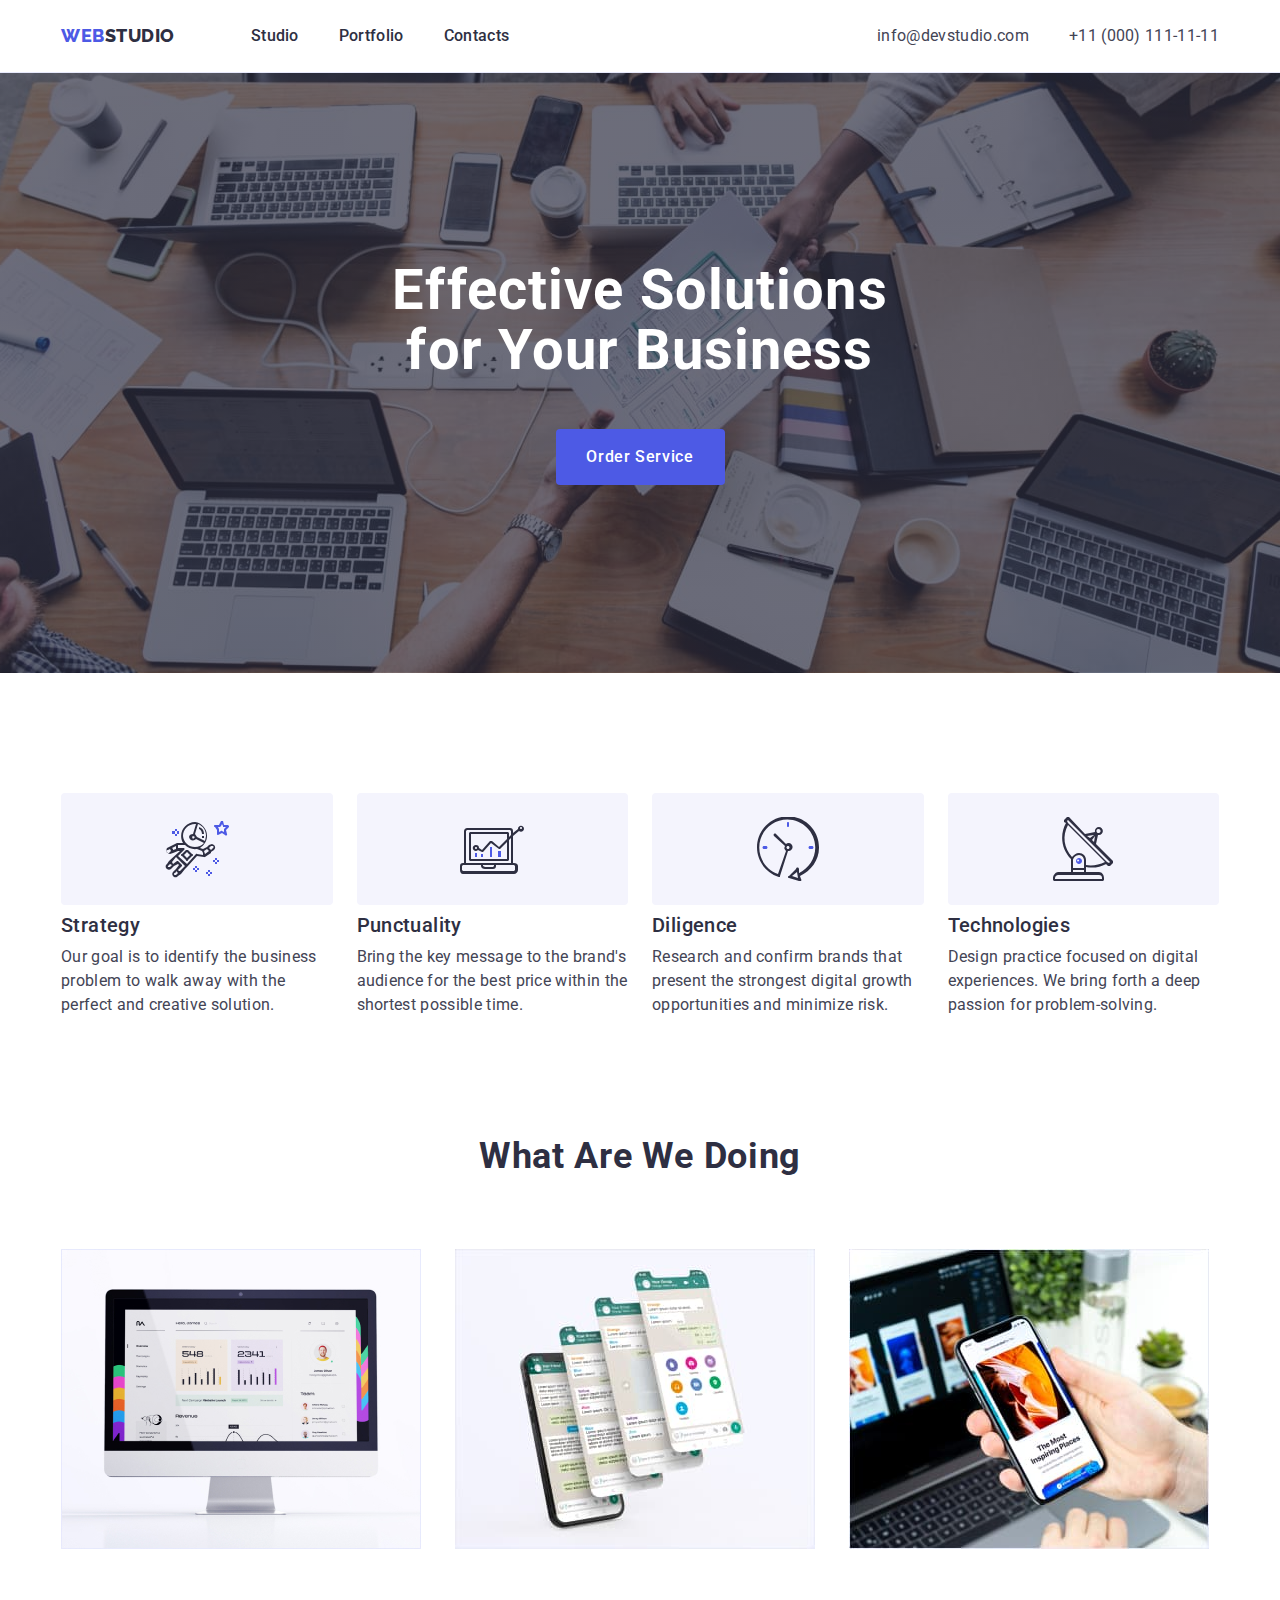
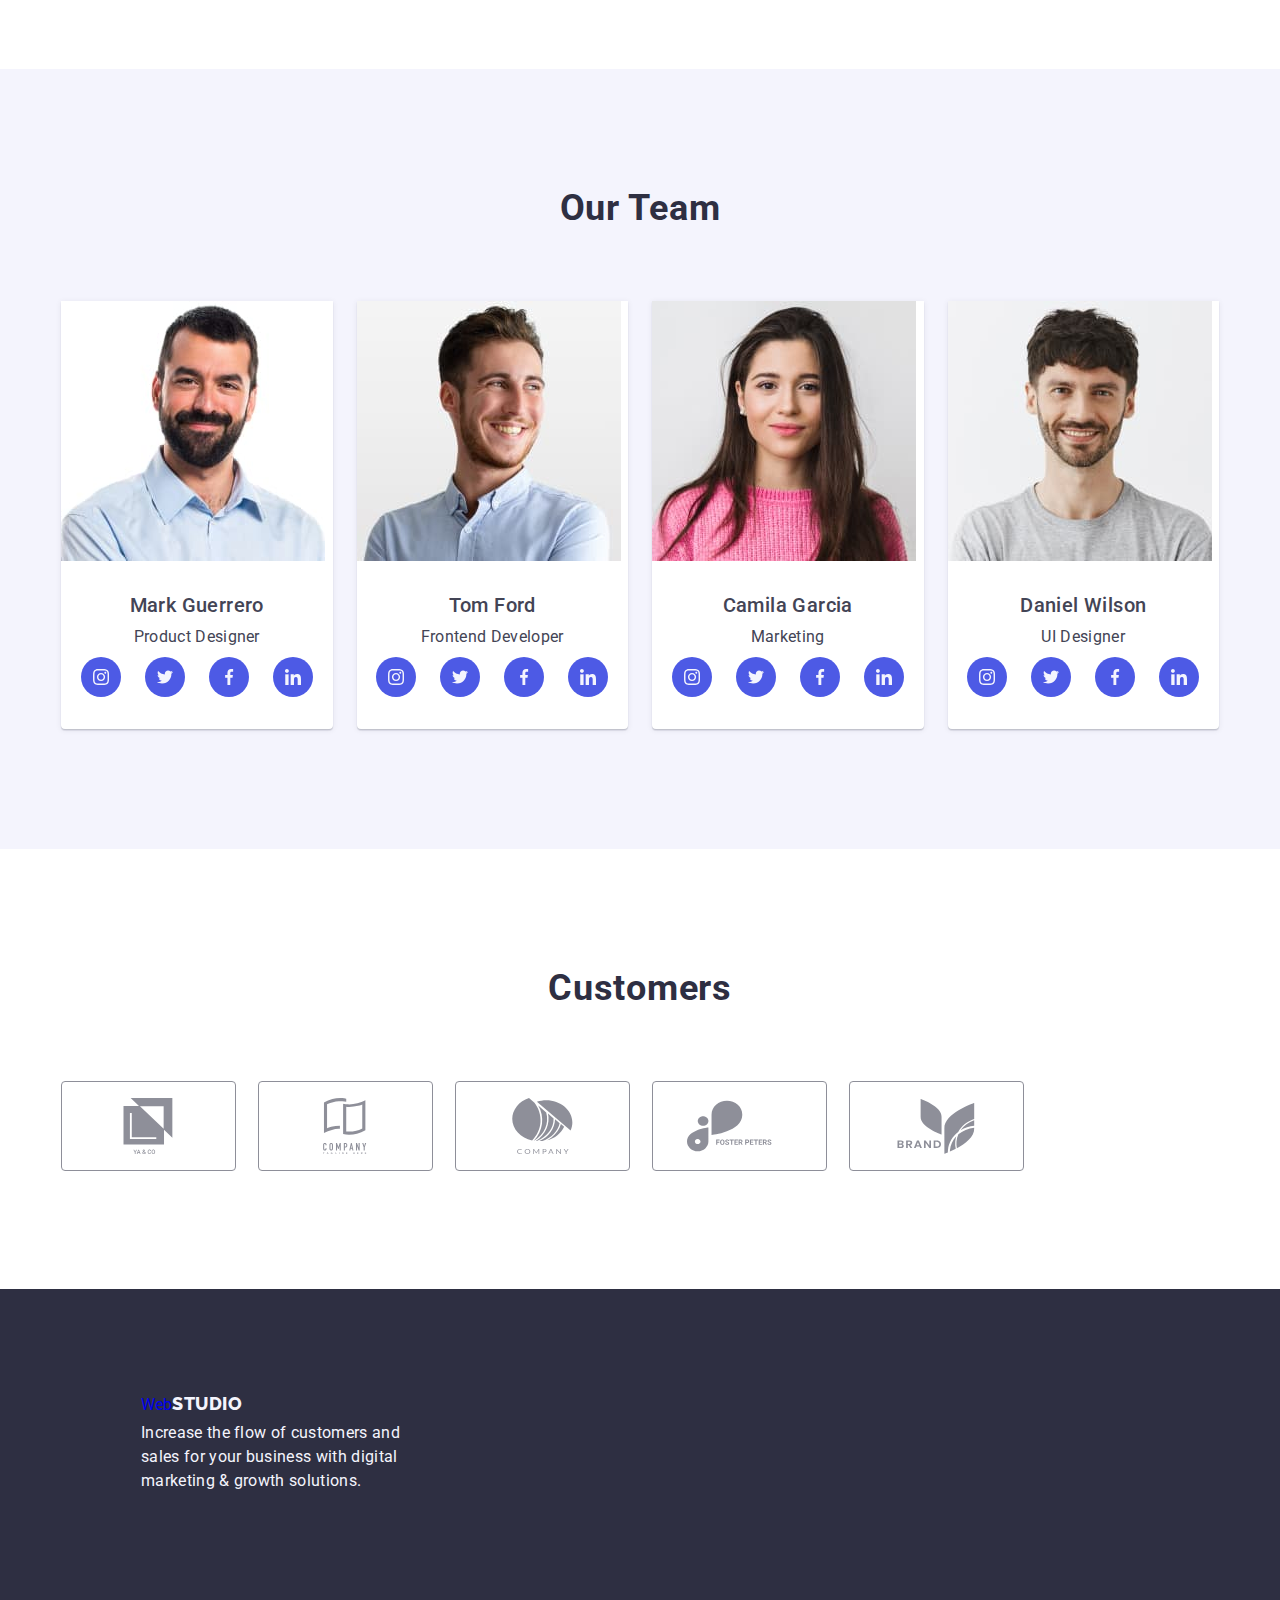
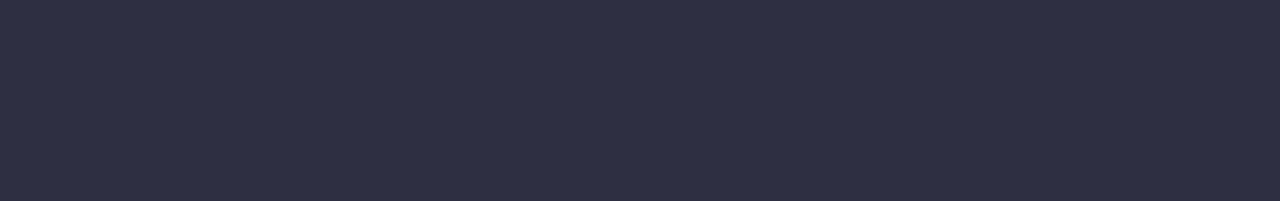
<file: index.html>
<!DOCTYPE html>
<html lang="en">
<head>
    <meta charset="UTF-8">
    <meta name="viewport" content="width=device-width, initial-scale=1.0">
    <title>WebStudio</title>
    <link rel="preconnect" href="https://fonts.googleapis.com">
<link rel="preconnect" href="https://fonts.gstatic.com" crossorigin>
<link rel="stylesheet" href="https://cdnjs.cloudflare.com/ajax/libs/modern-normalize/2.0.0/modern-normalize.min.css" integrity="sha512-4xo8blKMVCiXpTaLzQSLSw3KFOVPWhm/TRtuPVc4WG6kUgjH6J03IBuG7JZPkcWMxJ5huwaBpOpnwYElP/m6wg==" crossorigin="anonymous" referrerpolicy="no-referrer" />
<link href="https://fonts.googleapis.com/css2?family=Raleway:wght@800&family=Roboto:wght@400;500;700&display=swap" rel="stylesheet">
<link rel="stylesheet" href="./css/styles.css">
</head>
<body>

   
<header class="header">
    <div class="container header-div">
        <nav class="header-nav ">
            <a href="./index.html" class="header-logo link">Web<span class="header-logo-second">Studio</span></a>

            <ul class="header-list list">
                <li><a class="header-link link" href="./index.html">Studio</a></li>
                <li><a class="header-link link" href="./portfolio.html">Portfolio</a></li>
                <li><a class="header-link link" href="">Contacts</a></li>
            </ul>
        </nav>
        <address class="contacts ">
            <ul class="header-list-second list">
                <li><a class="header-link-second link" href="mailto:info@devstudio.com">info@devstudio.com</a></li>
                <li><a class="header-link-second link" href="tel:+110001111111"> +11 (000) 111-11-11</a></li>
            </ul>
        </address>
    </div>


</header>
    <main>
    <section class="advice">
         <div class="ad-fone container">
         <h1 class="benefit">Effective Solutions for Your Business</h1>
         <button  type="button" class="btn" data-modal-open >Order Service</button>
         </div>
    </section>
           
    
    <section class="hero">
    <div class="container">
        <h2 hidden class="visually-hidden">info</h2>
        <ul class="hero-list list">
            <li class="cont-hero">
                <div class="hero-svg">
                    <svg width="64" height="64">
                        <use href="./images/symbol-defs.svg#icon-astronaut-1-1"></use>
                    </svg>
                </div>     
                        <h3 class="hero-title">Strategy</h3>
                <p class="hero-p">Our goal is to identify the business
                problem to walk away with the perfect and creative solution.</p>
                  
               
        </li>
                
            <li class="cont-hero">
                <div class="hero-svg">
                    <svg width="64" height="64">
                        <use href="./images/symbol-defs.svg#icon-diagram-1-1"></use>
                    </svg>
                </div>    
                 <h3 class="hero-title">Punctuality</h3>
                <p class="hero-p">Bring the key message to the brand's audience for the best price within the shortest possible time.</p>
                 </li>
                
            <li class="cont-hero"> 
                <div class="hero-svg">
                    <svg width="64" height="64">
                        <use href="./images/symbol-defs.svg#icon-clock-1-1"></use>
                    </svg>
                </div>
                <h3 class="hero-title">Diligence</h3>
                <p class="hero-p">Research and confirm brands that present the strongest digital growth opportunities and minimize risk.</p> </li>
                
            <li class="cont-hero">
                <div class="hero-svg">
                    <svg width="64" height="64">
                        <use href="./images/symbol-defs.svg#icon-antenna-1-1"></use>
                    </svg>
                </div>
                <h3 class="hero-title">Technologies</h3>
                <p class="hero-p">Design practice focused on digital experiences. We bring forth a deep passion for problem-solving.</p> </li>
        </ul> 
        </div>
        </section>
 
   <section class="about">
    <div class="container ">
<h2 class="title-about">What Are We Doing</h2>
<ul class=" three-photo list">
    <li class="li-photo">
        <img src="./images/img1.jpg" alt="comp"
    width="360"
    height="300"></li>
    <li class="li-photo">
        <img src="./images/img2.jpg" alt="screen" 
    width="360"
    height="300"></li>
    <li class="li-photo">
        <img src="./images/img3.jpg" alt="phone" 
    width="360"
    height="300"></li>
</ul>
    </div>
   </section>        
    
        <section class="our-team list">
        <div class=" container"> 
        <h2 class="title-about">Our Team</h2>
        
        <ul class="team-photo list">
           
            <li class="icon"> 
                
                <img src="./images/img4.jpg"  width="264"  alt="MarkGuerrero">
                  <div class="emp">
                 <h3 class="title-team">Mark Guerrero</h3>
                <p class="ot-p">Product Designer</p>

                <ul class="social-list-one">
                    <li class="social-li list">
                        <a class="social-list-icon" href="#">
                            <svg  width="16" height="16" class="svg-color">
                                <use href="./images/symbol-defs.svg#icon-instagram-2"></use>
                            </svg>
                        </a>
                    </li>
                    <li class="social-li list">
                        <a class="social-list-icon" href="#">
                            <svg  width="16" height="16" class="svg-color">
                                <use href="./images/symbol-defs.svg#icon-twitter-1"></use>
                            </svg>
                        </a>
                    </li>
                    <li class="social-li list">
                        <a class="social-list-icon" href="#">
                            <svg  width="16" height="16" class="svg-color">
                                <use href="./images/symbol-defs.svg#icon-facebook-1"></use>
                            </svg>
                        </a>
                    </li>
                    <li class="social-li list">
                        <a class="social-list-icon" href="#">
                            <svg  width="16" height="16" class="svg-color">
                                <use href="./images/symbol-defs.svg#icon-linkedin-1"></use>
                            </svg>
                        </a>
                    </li>
                </ul>
                </div>
            </li>
        
       
            <li class="icon">
                
                <img src="./images/img5.jpg"  width="264"  alt="Tom Ford">  
              <div class="emp">
                <h3 class="title-team">Tom Ford</h3>
                <p class="ot-p">Frontend Developer</p> 
                <ul class="social-list-one">
                    <li class="social-li list">
                        <a class="social-list-icon" href="#">
                            <svg width="16" height="16" class="svg-color">
                                <use href="./images/symbol-defs.svg#icon-instagram-2"></use>
                            </svg>
                        </a>
                    </li>
                    <li class="social-li list">
                        <a class="social-list-icon" href="#">
                            <svg width="16" height="16" class="svg-color">
                                <use href="./images/symbol-defs.svg#icon-twitter-1"></use>
                            </svg>
                        </a>
                    </li>
                    <li class="social-li list">
                        <a class="social-list-icon" href="#">
                            <svg width="16" height="16" class="svg-color">
                                <use href="./images/symbol-defs.svg#icon-facebook-1"></use>
                            </svg>
                        </a>
                    </li>
                    <li class="social-li list">
                        <a class="social-list-icon" href="#">
                            <svg width="16" height="16" class="svg-color">
                                <use href="./images/symbol-defs.svg#icon-linkedin-1"></use>
                            </svg>
                        </a>
                    </li>
                </ul>
          </div>
         </li>
     
   
        <li class="icon"> 
          
            <img src="./images/img6.jpg"  width="264" alt="CamilaGarcia">
         <div class="emp">
             <h3 class="title-team">Camila Garcia</h3>
             <p class="ot-p">Marketing</p>
            <ul class="social-list-one">
                <li class="social-li list">
                    <a class="social-list-icon" href="#">
                        <svg width="16" height="16" class="svg-color">
                            <use href="./images/symbol-defs.svg#icon-instagram-2"></use>
                        </svg>
                    </a>
                </li>
                <li class="social-li list">
                    <a class="social-list-icon" href="#">
                        <svg width="16" height="16" class="svg-color">
                            <use href="./images/symbol-defs.svg#icon-twitter-1"></use>
                        </svg>
                    </a>
                </li>
                <li class="social-li list">
                    <a class="social-list-icon" href="#">
                        <svg width="16" height="16" class="svg-color">
                            <use href="./images/symbol-defs.svg#icon-facebook-1"></use>
                        </svg>
                    </a>
                </li>
                <li class="social-li list">
                    <a class="social-list-icon" href="#">
                        <svg width="16" height="16" class="svg-color">
                            <use href="./images/symbol-defs.svg#icon-linkedin-1"></use>
                        </svg>
                    </a>
                </li>
            </ul>
         </div>
         </li>
    
  
         <li class="icon"> 
             
            <img src="./images/img7.jpg" width="264" alt="DanielWilson">
        <div class="emp">
             <h3 class="title-team">Daniel Wilson</h3>
             <p class="ot-p">UI Designer</p>
            <ul class="social-list-one">
                <li class="social-li list">
                    <a class="social-list-icon" href="#">
                        <svg width="16" height="16" class="svg-color">
                            <use href="./images/symbol-defs.svg#icon-instagram-2"></use>
                        </svg>
                    </a>
                </li>
                <li class="social-li list">
                    <a class="social-list-icon" href="#">
                        <svg width="16" height="16" class="svg-color">
                            <use href="./images/symbol-defs.svg#icon-twitter-1"></use>
                        </svg>
                    </a>
                </li>
                <li class="social-li list">
                    <a class="social-list-icon" href="#">
                        <svg width="16" height="16" class="svg-color">
                            <use href="./images/symbol-defs.svg#icon-facebook-1"></use>
                        </svg>
                    </a>
                </li>
                <li class="social-li list">
                    <a class="social-list-icon" href="#">
                        <svg width="16" height="16" class="svg-color">
                            <use href="./images/symbol-defs.svg#icon-linkedin-1"></use>
                        </svg>
                    </a>
                </li>
            </ul>
        </div>
        </li>
    
        </ul>
        </div>
    </section>
    <section class="five">
        <div class="container">
            <h2 class="title-five">Customers</h2>
                <ul class="ul-five">
                    <li class="li-five list">
                        <a class="link-five" href="#">
                            <svg  width="104" height="56" class="svg-five">
                                <use href="./images/symbol-defs.svg#icon-group-5"></use>
                            </svg>
                        </a>
                    </li>
                    <li class="li-five list">
                        <a class="link-five" href="#">
                            <svg  width="104" height="56" class="svg-five">
                                <use href="./images/symbol-defs.svg#icon-group-6"></use>
                            </svg>
                        </a>
                    </li>
                    <li class="li-five list">
                        <a class="link-five" href="#">
                            <svg  width="104" height="56" class="svg-five">
                                <use href="./images/symbol-defs.svg#icon-group-7"></use>
                            </svg>
                        </a>
                    </li>
                    <li class="li-five list">
                        <a class="link-five" href="#">
                             <svg  width="104" height="56" class="svg-five">
                                <use href="./images/symbol-defs.svg#icon-group-8"> </use>
                            </svg>
                        </a>
                    </li>
                    <li class="li-five list">
                        <a class="link-five" href="#">
                            <svg  width="104" height="56" class="svg-five">
                                <use href="./images/symbol-defs.svg#icon-group-9"></use>
                            </svg>
                        </a>
                    </li>
                </ul>
            
        </div>
    </section>
        </main>

        <footer class="footer">
            <div class=" container">
                         <a  href="./index.html" class="footer-logo link">Web<span class="footer-logo-second">Studio</span></a>
                         <p class="footer-p">Increase the flow of customers and sales for your business with digital marketing & growth solutions.</p>
              </div> 

        </footer>
    
<script src="./js/modal.js"></script>
</body>
</html>
</file>
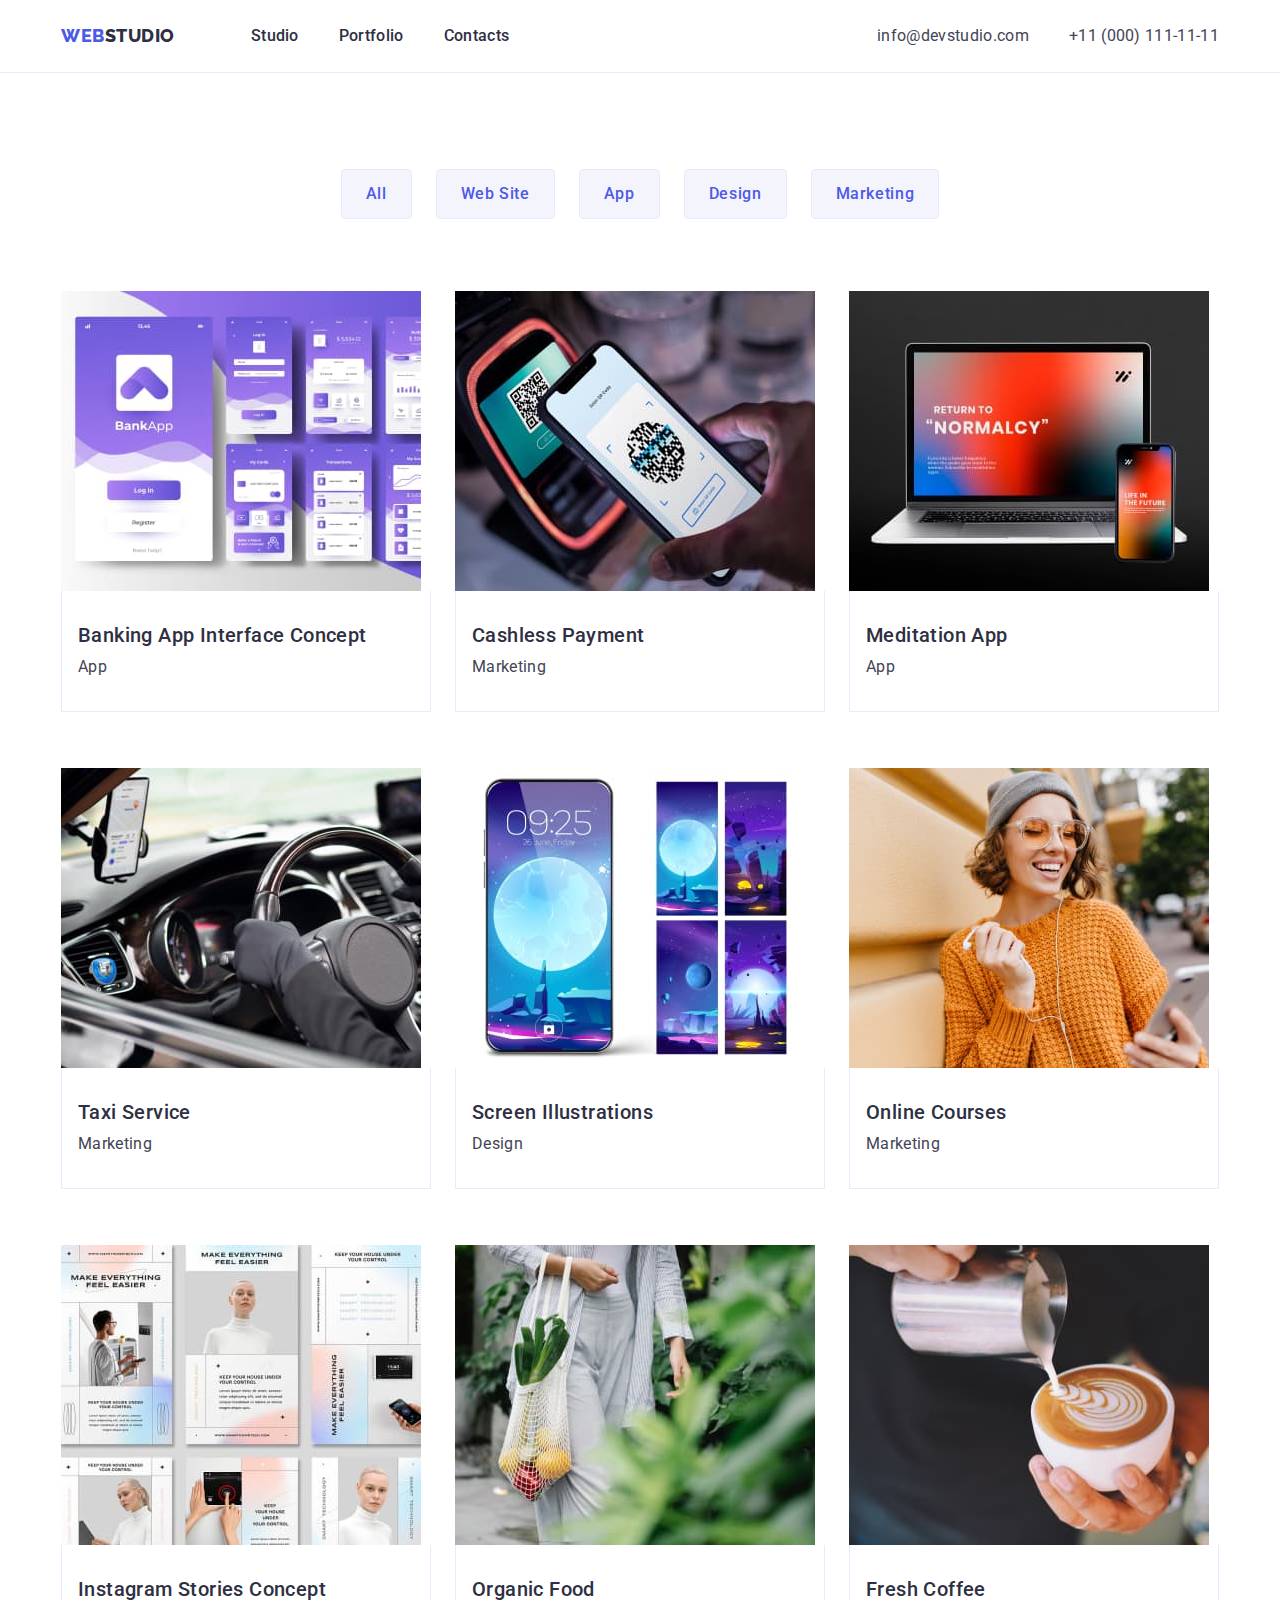
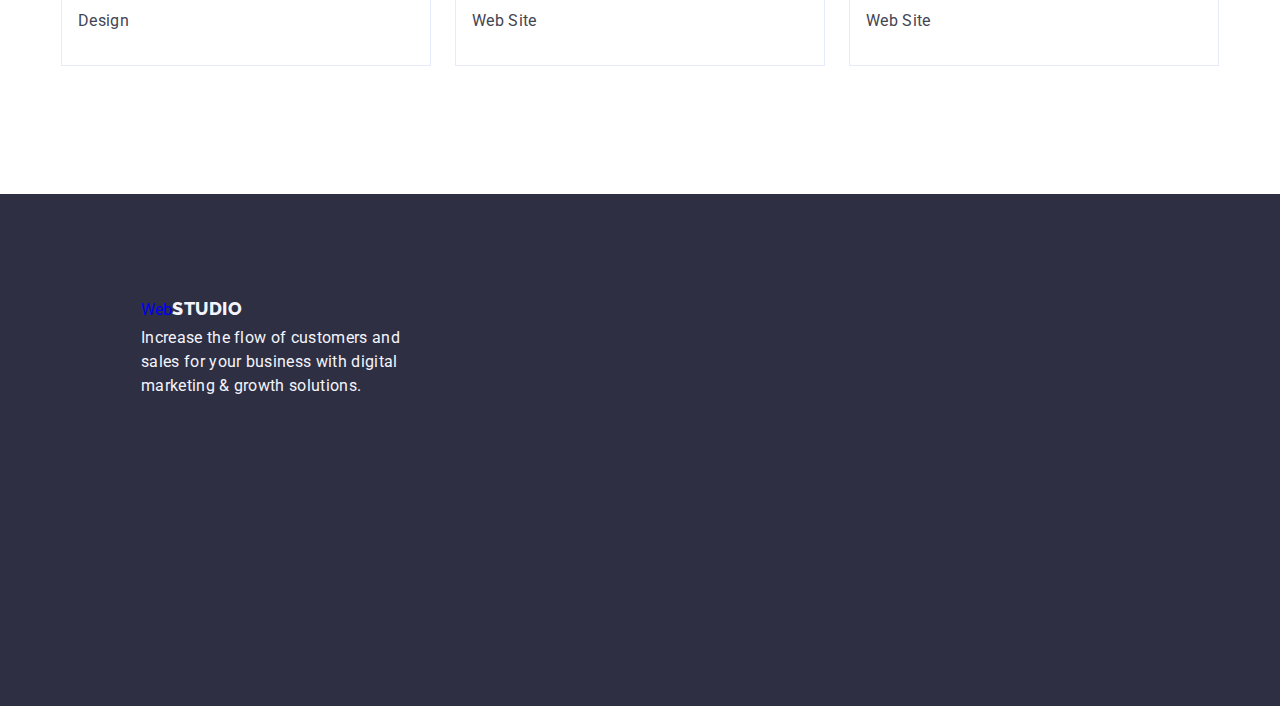
<file: portfolio.html>
<!DOCTYPE html>
<html lang="en">
<head>
    <meta charset="UTF-8">
    <meta name="viewport" content="width=device-width, initial-scale=1.0">
    <title>Document</title>
    <link rel="preconnect" href="https://fonts.googleapis.com">
    <link rel="preconnect" href="https://fonts.gstatic.com" crossorigin>
    <link rel="stylesheet" href="https://cdnjs.cloudflare.com/ajax/libs/modern-normalize/2.0.0/modern-normalize.min.css"
        integrity="sha512-4xo8blKMVCiXpTaLzQSLSw3KFOVPWhm/TRtuPVc4WG6kUgjH6J03IBuG7JZPkcWMxJ5huwaBpOpnwYElP/m6wg=="
        crossorigin="anonymous" referrerpolicy="no-referrer" />
    <link href="https://fonts.googleapis.com/css2?family=Raleway:wght@800&family=Roboto:wght@400;500;700&display=swap"
        rel="stylesheet">
    <link rel="stylesheet" href="./css/styles.css">
</head>
<body>
    <header class="header">
     <div class="container header-div"> 
        <nav class="header-nav ">
            <a  href="./index.html" class="header-logo link">Web<span class="header-logo-second">Studio</span></a>

            <ul class="header-list list">
                <li><a class="header-link link" href="./index.html">Studio</a></li>
                <li><a class="header-link link" href="./portfolio.html">Portfolio</a></li>
                <li><a class="header-link link" href="">Contacts</a></li>
            </ul>
        </nav>
            <address class="contacts ">
                <ul class="header-list-second list">
                <li><a class="header-link-second link" href="mailto:info@devstudio.com">info@devstudio.com</a></li>
                <li><a class="header-link-second link" href="tel:+110001111111"> +11 (000) 111-11-11</a></li>
            </ul>  
            </address>
     </div>
        
     
    </header>
 
    <main class="main-second">
        <section class="portfolio-button">
    <div class="c-portfolio container">
        <h1  hidden class="visually-hidden">informaton</h1>
           
               <ul class="list five-btn">
            <li class="btn-p"><button type="button" class="portfolio-btn">All</button></li>
            <li class="btn-p"><button type="button" class="portfolio-btn">Web Site</button></li>
            <li class="btn-p"><button type="button" class="portfolio-btn">App</button></li>
            <li class="btn-p"><button type="button" class="portfolio-btn">Design</button></li>
            <li class="btn-p"> <button type="button" class="portfolio-btn">Marketing</button></li>
            </ul>  
            
            
           
           
            <ul class="portfolio-list list">

                <li class="p-li"> 
                  <a class="portfolio-link link" href="#">   
                 
                       <img
                        src="./images/img1-1.jpg" 
                        width="360" 
                        alt="Banking App Interface Concept"> 
                         
                   
                      
                        <div class="products">
                        <h2 class="portfolio-title">Banking App Interface Concept</h2>
                        <p class="portfolio-p">App</p>
                     
                        </div>
                 </a>        
                          
                </li>

                <li class="p-li">               
                     <a class="portfolio-link link" href="#" >
                 
                        <img 
                        src="./images/img2-1.jpg" 
                        width="360" 
                        alt="Cashless Payment" >  
                        
                                                     
                       
                    <div class="products">
                        <h2 class="portfolio-title">Cashless Payment</h2>
                        <p class="portfolio-p">Marketing</p>
                    </div>
                 </a>       
                        
                </li>

                <li class="p-li">
                    <a class="portfolio-link link" href="#" >
                 
                        <img
                         src="./images/img3-1.jpg"
                         width="360" 
                         alt="Meditation App">
                        
             
                         
                     <div class="products">
                        <h2 class="portfolio-title">Meditation App</h2>
                        <p class="portfolio-p">App</p>
                    </div>
                </a>        
                </li>

                <li class="p-li">
                    <a class="portfolio-link link" href="#" >
                 
                        <img
                         src="./images/img4-1.jpg"
                         width="360" 
                         alt="Taxi Service">
                        
                        
                        <div class="products">
                        <h2 class="portfolio-title">Taxi Service </h2>
                        <p class="portfolio-p">Marketing</p>
                       </div>
                     </a>
                </li>

                <li class="p-li">
                    <a class="portfolio-link link" href="#" >
                    
                         <img 
                        src="./images/img5-1.jpg" 
                        width="360" 
                        alt="Screen Illustrations">
                      
                    
                       
                    <div class="products">
                        <h2 class="portfolio-title">Screen Illustrations</h2>
                        <p class="portfolio-p">Design</p>
                     </div>
                 </a>      
                </li>

                <li class="p-li">
                    <a class="portfolio-link link" href="#" >
                
                      <img 
                        src="./images/img6-1.jpg"
                        width="360"
                        alt="Online Courses">  
                            <div class="products">
                           <h2 class="portfolio-title">Online Courses</h2>
                        <p class="portfolio-p">Marketing</p>
                            </div>
                   </a>
                  </li>

                <li class="p-li">
                    <a class="portfolio-link link" href="#">
             
                    <img
                    src="./images/img7-1.jpg" 
                    width="360" 
                    alt="Instagram Stories Concept">
                   
                    
                    <div class="products">
                    <h2 class="portfolio-title">Instagram Stories Concept</h2>
                     <p class="portfolio-p">Design</p>
                    </div>
               
                </a>
             </li>

                <li class="p-li">
                    <a class="portfolio-link link" href="#" >
                    
                    <img 
                    src="./images/img8-1.jpg" 
                    width="360" 
                    alt="Organic Food">
                    
                    <div class="products">
           
                    <h2 class="portfolio-title">Organic Food</h2>
                    <p class="portfolio-p">Web Site</p>
                    </div>
                   </a>     
                </li>

                <li class="p-li">
                    <a class="portfolio-link link" href="#">
                      
                    <img 
                    src="./images/img9-1.jpg" 
                    width="360" 
                    alt="Fresh Coffee"> 
                    <div class="products">
                    <h2 class="portfolio-title">Fresh Coffee</h2>
                    <p class="portfolio-p">Web Site</p>
                    </div>
        
                     </a>     
                   </li>
            </ul> 
    </div>
        </section>
    </main>
    

    <footer class="footer">
        <div class=" container">
            <a href="./index.html" class="footer-logo link">Web<span class="footer-logo-second">Studio</span></a>
            <p class="footer-p">Increase the flow of customers and sales for your business with digital marketing & growth
                solutions.</p>
        </div>
    
    </footer>
</body>
</html>
</file>
<file: css/styles.css>
:root{
    --background-color:#2E2F42;
    --color-button-white:#FFFFFF;
    --color-nb:#4D5AE5;
    --color-b:#434455;
    --color-ocean:#404BBF;
    --background-color-sec: #F4F4FD;
    --border-color:#e7e9fc;

}

body{
    margin: 0px;
    padding: 0px;
    font-family: "Roboto", sans-serif;
    color: var(--color-b);
    background-color: var(--color-button-white);
    line-height: 2;
}




.list{
list-style: none;
}    

.link{
text-decoration: none;    
}

p,
h1,
h2,
h3,
h4,
h5,
h6 {
    margin: 0;
    padding: 0;
}

ul,
ol {
    margin: 0;
    padding: 0;
}

img {
    display: block;
    max-width: 100%;
}


.container {
    width: 1158px;
    margin: 0 auto;
    padding: 0px 15px;


}
.visually-hidden {
    position: absolute;
    width: 1px;
    height: 1px;
    margin: -1px;
    border: 0;
    padding: 0;
    white-space: nowrap;
    clip-path: inset(100%);
    clip: rect(0 0 0 0);
    overflow: hidden;
}
/* __________________________________________HEADER____________________ */
.header{
    border-bottom: 1px solid var(--border-color);
}
.header-div{
display: flex;
align-items: center;
}
.header-nav {
    display: flex;
    align-items: center;

}
.header-logo{
    font-family: 'Raleway', sans-serif;
    font-weight: 800;
    font-size: 18px;
    line-height: 1.17;
    display: flex;
    align-items: center;
    letter-spacing: 0.03em;
    text-transform: uppercase;
    color: var(--color-nb);
    margin-right: 76px;
}
.header-logo-second{
    color: var(--background-color);
}    
.header-link{
    font-family: 'Roboto', sans-serif;
    font-weight: 500;
    font-size: 16px;
    line-height: 1.5;
    letter-spacing: 0.02em;
    color: var(--background-color);
    display: block;
    padding: 24px 0;
}
.header-link:hover{
    color: var(--color-ocean);
}
.header-link:focus{
    color: var(--color-ocean);
}
.contacts{
    
    font-style: normal;
   margin-left: auto;
}
.header-list {
    display: flex;
    gap: 40px;
}
.header-list-second{
    display: flex;
    gap: 40px;
}
.header-link-second{
    display: flex;
        gap: 40px;
    font-size: 16px;
    line-height: 1.5;
    letter-spacing: 0.02em;
    color: var(--color-b); 
    
}
.header-link-second:hover{
    color: var(--color-ocean);
}
.header-link-second:focus{
    color: var(--color-ocean);
}
/* ----------------------SECTION 1----------------------------------- */
.advice{ 

padding-top: 188px;
    background-image: linear-gradient(rgba(46, 47, 66, 0.7), rgba(46, 47, 66, 0.7)), url(../images/people-office\ 1.jpg);
    background-repeat: no-repeat;
    background-size: cover;
    background-position: center;
    max-width: 1440px;
    
padding-top: 188px;
padding-bottom: 188px;
background-repeat: no-repeat;
background-size: cover;
background-position: center;
max-width: 1440px; 
margin: 0 auto; 
}
.ad-fone {
    margin-left: auto;
    margin-right: auto;
}
.benefit{
    font-size: 56px;
    line-height: 1.07;
    text-align: center;
    letter-spacing: 0.02em;
    color:var(--color-button-white);
    margin-top: 0;
    margin-right: auto;
    margin-left: auto;
    margin-bottom: 48px;
    font-family: 'Roboto';
    font-style: normal;
    font-weight: 700;
    max-width: 496px;

}
.btn{
    background-color: var(--color-nb);
    font-family: "Roboto", sans-serif;
    font-weight: 500;
    font-size: 16px;
    line-height: 1.5;
    letter-spacing: 0.04em;
    color:var(--color-button-white);
    cursor: pointer;
    font-family: 'Roboto', sans-serif;
    border: 1px solid var(--color-nb);
    border-radius: 4px;
    margin-right: auto;
    margin-left: auto;
    transition: background-color 250ms cubic-bezier(0.4, 0, 0.2, 1);
    min-width: 169px;
    height: 56px;
    border: none;
    display: block;
}
.btn:hover{
    background-color:var(--color-ocean);
}
.btn:focus{
    background-color:var(--color-ocean);
}

/* ---------------------------------SECTION 2----------------------------- */
.cont-hero {
    width: calc((100% - 72px) / 4)
}
.hero {
    padding: 120px 0;

}
.hero-title{
font-weight: 500;
font-size: 20px;
line-height: 1.2;
letter-spacing: 0.02em;
color: var(--background-color);
margin-bottom: 8px;
}
.hero-p{
font-size: 16px;
line-height: 1.5;
letter-spacing: 0.02em;
color: var(--color-b);
}
.hero-list {
    display: flex;
    gap: 24px;
}
.hero-svg{
    display: flex;
    align-items: center;
    justify-content: center;
    height: 112px;
    background-color: #F4F4FD;
    border-radius: 4px;
    margin-bottom: 8px;
}
/* --------------------------------------SECTION 3------------------------------------- */
.title-about{
    font-family: 'Roboto';
    font-size: 36px;
    line-height: 1.11;
    text-align: center;
    letter-spacing: 0.02em;
    text-transform: capitalize;
    color: var(--background-color);
    margin-bottom: 72px;
}
.about{
    padding-bottom: 120px;
}
.three-photo {
    display: flex;
    justify-content: center;
    gap: 24px;
}
.li-photo {
    width: calc((100% - 48px) / 3);

}
.emp{
    padding: 32px 0;
}
.team-photo{
    display: flex;
    gap: 24px;
}
/* ---------------------------------------SECTION 4------------------------------------------- */
.our-team {
    background-color:var(--background-color-sec);
 padding: 120px 0;
    
}
.icon{
    background-color: var(--color-button-white)
}
.title-team{
    font-weight: 500;
    font-size: 20px;
    line-height: 1.2;
    letter-spacing: 0.02em;
    text-align: center;
margin-bottom: 8px;
    }
    .ot-p{
font-family: 'Roboto';
font-size: 16px;
line-height: 1.5;
letter-spacing: 0.02em;
color: var(--color-b);
margin-bottom: 8px;
text-align: center;

    }

     .icon {
    background-color: var(--color-button-white);
    border-radius: 0px 0px 4px 4px;
    width: calc((100% - 72px) / 4);
    box-shadow: 0px 1px 6px rgba(46, 47, 66, 0.08), 0px 1px 1px rgba(46, 47, 66, 0.16), 0px 2px 1px rgba(46, 47, 66, 0.08);
        }
       .social-list-one{
            display: flex;
            justify-content: center;
            gap: 24px;
        }
       .social-li{
            width: 40px;
            height: 40px;
            transition: background-color 250ms cubic-bezier(0.4, 0, 0.2, 1);
        }
       .social-list-icon{
            width: 100%;
            height: 100%;
            background-color: var(--color-nb);
            border-radius: 50%;
            display: flex;
            align-items: center;
            justify-content: center;
    
        }
                .social-list-icon:hover {
                    background-color: var(--color-ocean);
                }
        
                .social-list-icon:focus {
                    background-color: var(--color-ocean);
                }
       .svg-color{
        fill: var(--background-color-sec);
       }
       /* ----------------------------------------SECTION 5-----------------------------------------------------------------------------*/
       .five{
            padding: 120px 0;
        }
       .title-five{
            font-family: 'Roboto';
            font-style: normal;
            font-weight: 700;
            font-size: 36px;
            line-height: 1.11;
    
            text-align: center;
            letter-spacing: 0.02em;
            text-transform: capitalize;
    
            color: var(--background-color);
            margin-bottom: 72px;
        }
       .ul-five{
            display: flex;
            gap: 24px;
        }
       .li-five{
            width: calc((100% - 120px) / 6);
            height: 88px;
        }
       .link-five{
            width: 100%;
            height: 100%;
            border: 1px solid #8e8f99;
            border-radius: 4px;
            display: flex;
            align-items: center;
            justify-content: center;
            color: #8e8f99;
            transition: border-color 250ms cubic-bezier(0.4, 0, 0.2, 1), color 250ms cubic-bezier(0.4, 0, 0.2, 1);
        }
                .link-five:hover {
                    border-color: #404bbf;
                }
        
                .link-five:hover .svg-five {
                    fill: #404bbf;
                }
        
        
                .link-five:focus {
                    border-color: #404bbf;
                }
        
                .link-five:focus .svg-five {
                    fill: #404BBF;
                }
       .svg-five

/* ------------------------------------------------------------FOOTER---------------------------------------- */
   

  

.footer-logo{
    display: inline-block;
    margin-bottom: 16px;
    font-family: 'Raleway', sans-serif;
    font-style: normal;
    font-weight: 800;
    font-size: 18px;
    line-height: 1.17;
    color: var(--color-nb);
    letter-spacing: 0.03em;
    text-transform: uppercase;
   
}
.footer-logo-second{
    font-family: 'Raleway', sans-serif;
    font-style: normal;
    font-weight: 800;
    font-size: 18px;
    line-height: 1.17;
    color: var(--background-color-sec);
    letter-spacing: 0.03em;
    text-transform: uppercase;
}
.footer-p{
    font-family: 'Roboto';
    font-style: normal;
    font-weight: 400;
    font-size: 16px;
    line-height: 1.5;
    color: var(--background-color-sec);
    letter-spacing: 0.02em;
    max-width: 264px;
} 
.footer {
    display: flex;
    flex-grow: 1;
    Width: 1440px;
    Height: 312px;
    background-color: var(--background-color);
    padding: 100px 0
}


.footer-li {
    width: 40px;
    height: 40px;

}

.p-footer {
    margin-bottom: 16px;
    font-family: 'Roboto';
    font-weight: 500;
    font-size: 16px;
    line-height: 1.5;
    letter-spacing: 0.02em;
    color: #FFFFFF;
}

.social-list-footer {
    transition: background-color 250ms cubic-bezier(0.4, 0, 0.2, 1);
}





/* ПОРТФОЛІО */

.portfolio-button{
    padding-top: 96px;
    padding-bottom: 120px;
}
  .c-portfolio {
      justify-content: center;
      width: 1158px;
      gap: 24px;
  }

  .portfolio-btn:hover {
      border: 1px solid transparent
  }

  .portfolio-btn:focus {
      border: 1px solid transparent;
  }

  .portfolio-btn {
      font-family: 'Roboto', sans-serif;
      font-style: normal;
      font-weight: 500;
      font-size: 16px;
      line-height: 1.5;
      letter-spacing: 0.04em;
      color: var(--color-nb);
      background-color: var(--background-color-sec);
      cursor: pointer;
      padding: 12px 24px;
      border: 1px solid var(--border-color);
      border-radius: 4px;
  }

  .portfolio-list {
      display: flex;
      flex-wrap: wrap;
      column-gap: 24px;
      row-gap: 48px;
      padding: 0;
      margin: 0;

  }

  .p-li {
      width: calc((100% - 48px) / 3);

  }


  .portfolio-li:hover {
      box-shadow: 0px 1px 6px rgba(46, 47, 66, 0.08), 0px 1px 1px rgba(46, 47, 66, 0.16), 0px 2px 1px rgba(46, 47, 66, 0.08);
  }

  .portfolio-li:focus {
      box-shadow: 0px 1px 6px rgba(46, 47, 66, 0.08), 0px 1px 1px rgba(46, 47, 66, 0.16), 0px 2px 1px rgba(46, 47, 66, 0.08);
  }

  .div-portfolio {
      padding: 32px 16px;
      border: 1px solid var(--border-color);
      border-top: none;
  }

  .portfolio-title {
      margin-bottom: 8px;
      font-family: 'Roboto';
      font-style: normal;
      font-weight: 500;
      font-size: 20px;
      line-height: 1.2;
      letter-spacing: 0.02em;
      color: #2E2F42;
  }

  .portfolio-p {
      font-family: 'Roboto';
      font-weight: 400;
      font-size: 16px;
      line-height: 1.5;
      letter-spacing: 0.02em;
      color: #434455;
  }

  .five-btn {
      display: flex;
      justify-content: center;
      gap: 24px;
      margin-bottom: 72px;
  }

  .portfolio-btn:hover {
    background-color: var(--color-ocean);
    color: var(--color-button-white);
    border: 1px solid transparent;
      box-shadow: 0px 3px 1px rgba(0, 0, 0, 0.1), 0px 2px 1px rgba(0, 0, 0, 0.08), 0px 2px 2px rgba(0, 0, 0, 0.12);
  }

  .portfolio-btn:focus {background-color: var(--color-ocean);
    color: var(--color-button-white);
    border: 1px solid transparent;
      box-shadow: 0px 3px 1px rgba(0, 0, 0, 0.1), 0px 2px 1px rgba(0, 0, 0, 0.08), 0px 2px 2px rgba(0, 0, 0, 0.12);
  }

  .portfolio-link {
      display: block;
  }

  .p-link:hover {
      box-shadow: 0px 1px 6px rgba(46, 47, 66, 0.08), 0px 1px 1px rgba(46, 47, 66, 0.16), 0px 2px 1px rgba(46, 47, 66, 0.08);
  }

  .p-link:focus {
      box-shadow: 0px 1px 6px rgba(46, 47, 66, 0.08), 0px 1px 1px rgba(46, 47, 66, 0.16), 0px 2px 1px rgba(46, 47, 66, 0.08);
  }

.products{
    padding: 32px 16px;
    border: 1px solid var(--border-color);
    border-top: none;
    margin-bottom: 8px;
}
  .portfolio-link {
      transition: box-shadow 250ms cubic-bezier(0.4, 0, 0.2, 1);
  }
</file>
